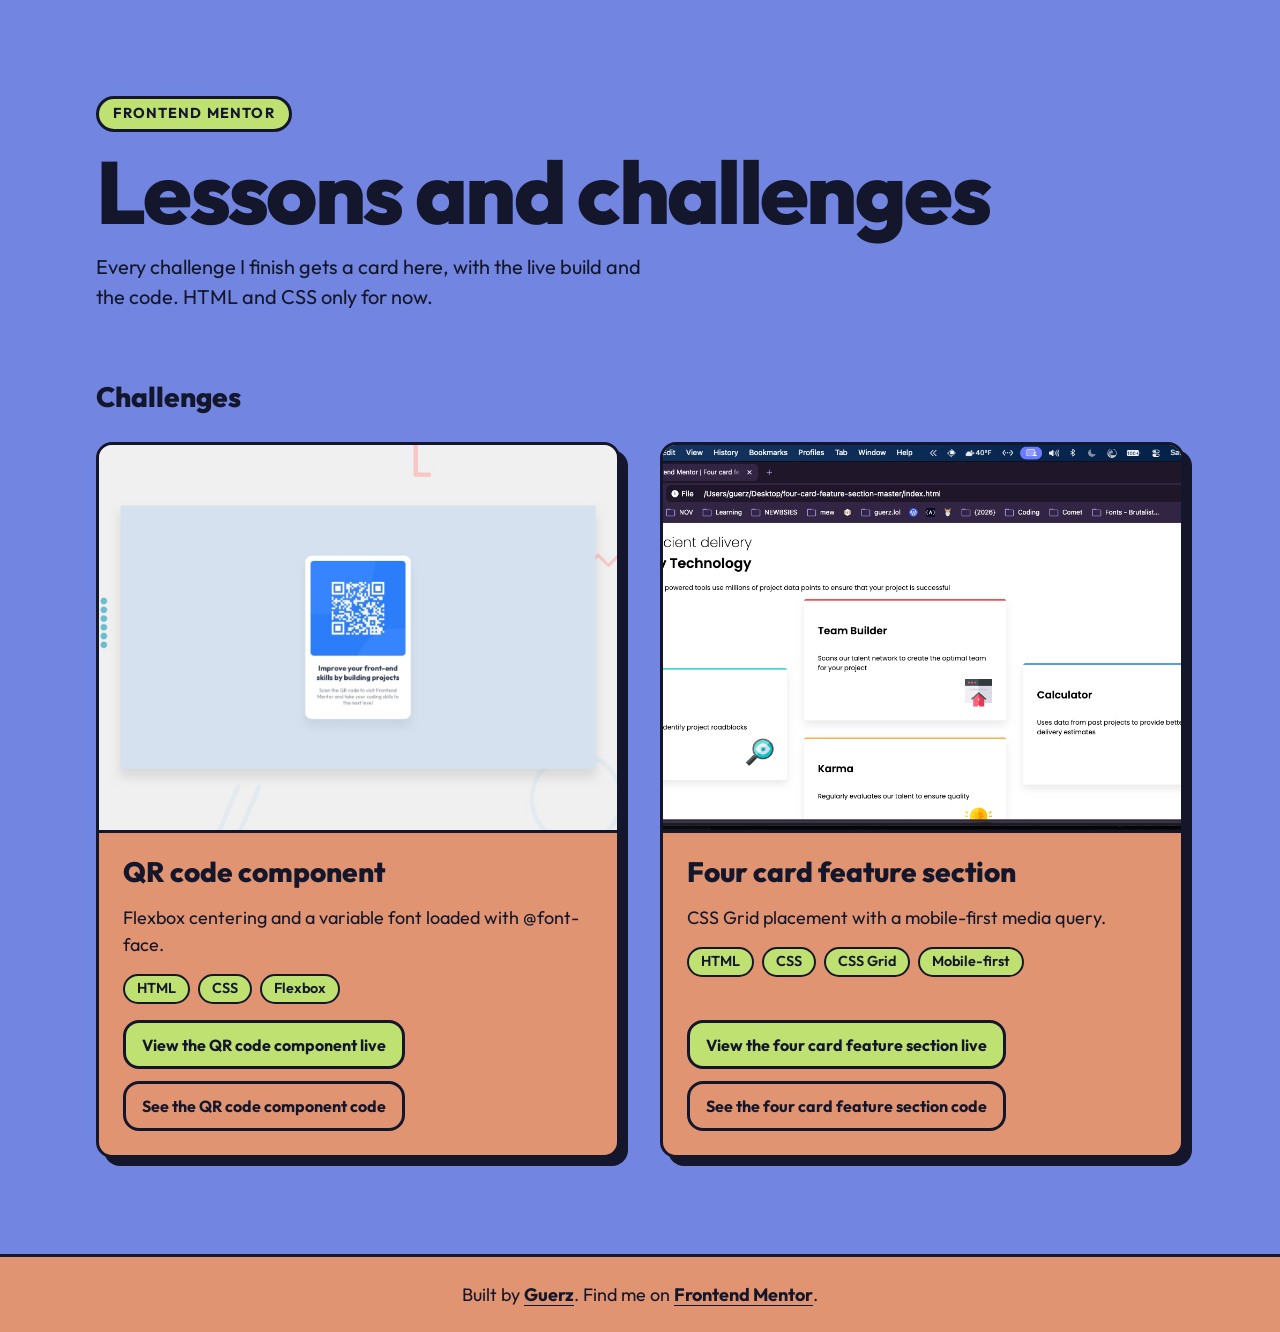
<file: index.html>
<!DOCTYPE html> <!-- tells the browser this is an HTML5 page -->
<html lang="en"> <!-- root element; lang helps screen readers pick the right voice -->
  <head> <!-- page info that does not show on screen -->
    <meta charset="UTF-8"> <!-- lets the page show any character correctly -->
    <meta name="viewport" content="width=device-width, initial-scale=1.0"> <!-- makes the page fit phone screens -->
    <title>Frontend Mentor challenges | Guerz</title> <!-- tab title and search result title -->
    <meta name="description" content="Frontend Mentor challenge solutions by Guerz, built with HTML and CSS. Each card links to the live build and its code."> <!-- search result summary -->
    <link rel="stylesheet" href="styles.css"> <!-- all styling lives in this one shared file -->
  </head>
  <body> <!-- everything visible on the page -->
    <a class="skip-link" href="#challenges">Skip to challenges</a> <!-- lets keyboard users jump past the header -->

    <header class="site-header"> <!-- intro area at the top -->
      <p class="site-header__eyebrow">Frontend Mentor</p> <!-- small label above the title -->
      <h1 class="site-header__title">Lessons and challenges</h1> <!-- the one h1 on the page -->
      <p class="site-header__intro">Every challenge I finish gets a card here, with the live build and the code. HTML and CSS only for now.</p> <!-- one-line intro -->
    </header>

    <main> <!-- the main content of the page -->
      <section id="challenges" aria-labelledby="challenges-title"> <!-- the gallery; id is the skip link target -->
        <h2 id="challenges-title" class="section-title">Challenges</h2> <!-- names the section for screen readers -->
        <ul class="gallery"> <!-- a list of cards, so a screen reader announces how many there are -->

          <li class="gallery__item"> <!-- one list item per card -->
            <article class="card card--qr"> <!-- card for the QR code component; modifier class for its own styling -->
              <img class="card__image" src="QR%20Code%20Component/preview.jpg" alt="The QR code component: a white card with a QR code, a heading, and a short paragraph, centered on a pale blue background" width="1440" height="1056" loading="lazy"> <!-- preview image; width and height stop layout shift -->
              <div class="card__body"> <!-- groups the text so it can be padded together -->
                <h3 class="card__title">QR code component</h3> <!-- card heading, one level under the h2 -->
                <p class="card__text">Flexbox centering and a variable font loaded with @font-face.</p> <!-- what I practiced -->
                <ul class="card__tags"> <!-- skills used -->
                  <li class="card__tag">HTML</li> <!-- tag -->
                  <li class="card__tag">CSS</li> <!-- tag -->
                  <li class="card__tag">Flexbox</li> <!-- tag -->
                </ul>
                <p class="card__links"> <!-- the two links -->
                  <a class="card__link card__link--live" href="QR%20Code%20Component/">View the QR code component live</a> <!-- opens the live build -->
                  <a class="card__link card__link--code" href="https://github.com/gitguerz/frontendmentor-lessons-and-challenges/tree/main/QR%20Code%20Component">See the QR code component code</a> <!-- opens the folder on GitHub -->
                </p>
              </div>
            </article>
          </li>

          <li class="gallery__item"> <!-- second list item -->
            <article class="card card--four-card"> <!-- card for the four card feature section -->
              <img class="card__image" src="four-card-feature-section/screenshot-desktop.png" alt="Desktop view of the four card feature section: four colored cards in a three-column grid under a centered heading" width="1280" height="720" loading="lazy"> <!-- desktop screenshot -->
              <div class="card__body"> <!-- text wrapper -->
                <h3 class="card__title">Four card feature section</h3> <!-- card heading -->
                <p class="card__text">CSS Grid placement with a mobile-first media query.</p> <!-- what I practiced -->
                <ul class="card__tags"> <!-- skills used -->
                  <li class="card__tag">HTML</li> <!-- tag -->
                  <li class="card__tag">CSS</li> <!-- tag -->
                  <li class="card__tag">CSS Grid</li> <!-- tag -->
                  <li class="card__tag">Mobile-first</li> <!-- tag -->
                </ul>
                <p class="card__links"> <!-- the two links -->
                  <a class="card__link card__link--live" href="four-card-feature-section/">View the four card feature section live</a> <!-- opens the live build -->
                  <a class="card__link card__link--code" href="https://github.com/gitguerz/frontendmentor-lessons-and-challenges/tree/main/four-card-feature-section">See the four card feature section code</a> <!-- opens the folder on GitHub -->
                </p>
              </div>
            </article>
          </li>

        </ul>
      </section>
    </main>

    <footer class="site-footer"> <!-- bottom of the page -->
      <p>Built by <a href="https://guerz.lol">Guerz</a>. Find me on <a href="https://www.frontendmentor.io/profile/gitguerz">Frontend Mentor</a>.</p> <!-- links out to my site and profile -->
    </footer>
  </body>
</html>
</file>
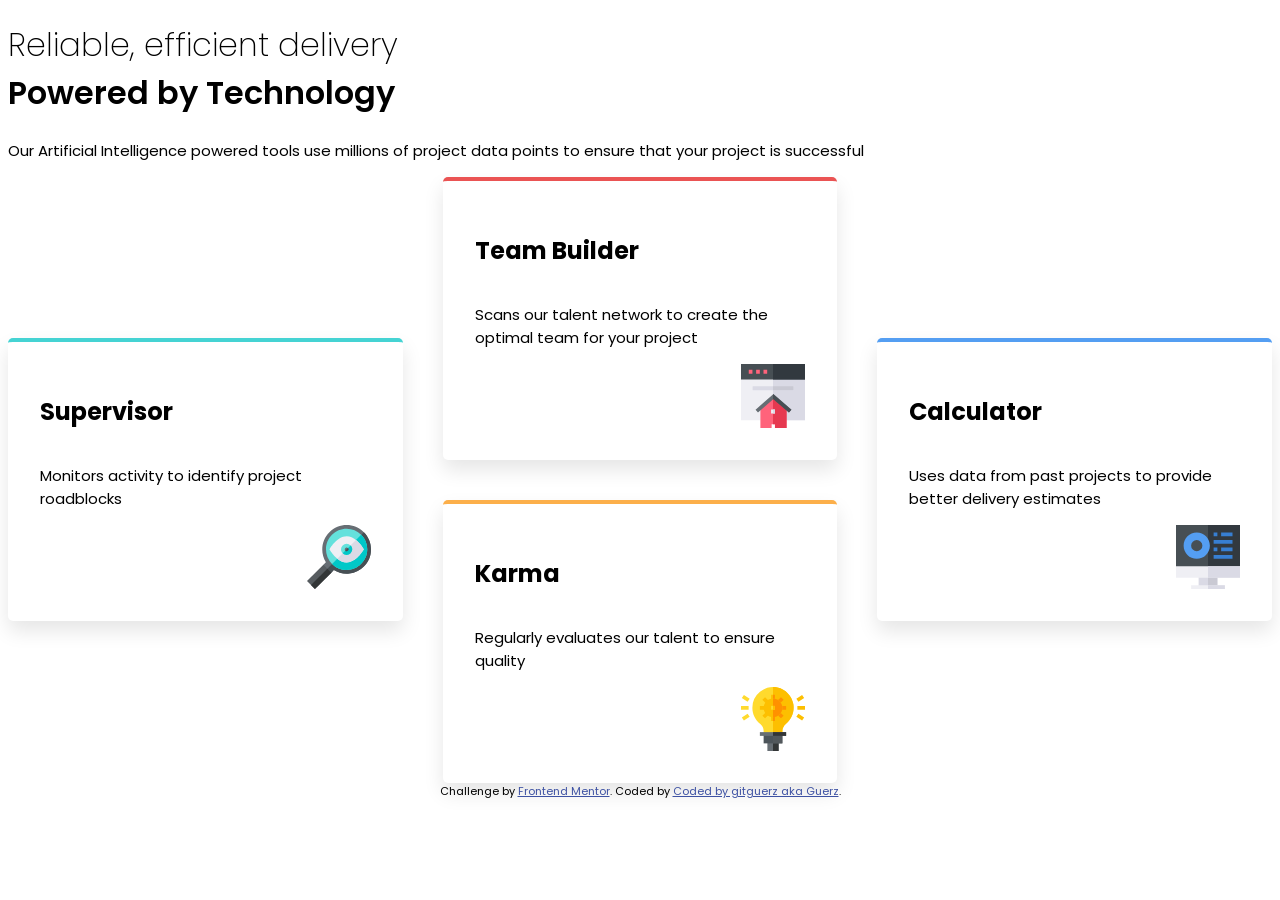
<file: four-card-feature-section/index.html>
<!DOCTYPE html>
<html lang="en">
<head>
  <meta charset="UTF-8">
  <meta name="viewport" content="width=device-width, initial-scale=1.0"> <!-- displays site properly based on user's device -->

  <link rel="icon" type="image/png" sizes="32x32" href="./images/favicon-32x32.png">

  <link rel="stylesheet" href="styles.css">
  <link rel="preconnect" href="https://fonts.googleapis.com">
  <link rel="preconnect" href="https://fonts.gstatic.com">
  <link href="https://fonts.googleapis.com/css2?family=Poppins:wght@200;400;600&display=swap" rel="stylesheet">

  <title>Frontend Mentor | Four card feature section</title>

</head>
<body>
<main> <!-- opening tag: the folder starts here -->
  <h1> <!-- the one big page heading opens here -->
    Reliable, efficient delivery
<span>Powered by Technology</span> <!-- these sit in a span, so CSS can target them alone -->
</h1>

<p>
  Our Artificial Intelligence powered tools use millions of project data points 
  to ensure that your project is successful
</p>

<div class="cards">
<div class="card cyan">
  <h2>Supervisor</h2>
  <p>Monitors activity to identify project roadblocks</p>
  <img src="images/icon-supervisor.svg" alt="">
</div>

<div class="card red">
  <h2>Team Builder</h2>
  <p>Scans our talent network to create the optimal team for your project</p>
  <img src="images/icon-team-builder.svg" alt="">
</div>

<div class="card orange">
  <h2>Karma</h2>
  <p>Regularly evaluates our talent to ensure quality</p>
  <img src="images/icon-karma.svg" alt="">
</div>

<div class="card blue">
  <h2>Calculator</h2>
  <p>Uses data from past projects to provide better delivery estimates</p>
  <img src="images/icon-calculator.svg" alt="">
</div>
</div> <!-- closing tag for the cards folder -->
</main> <!-- closing tag (note the slash): the folder ends here -->
      <footer class="attribution">
      Challenge by <a href="https://www.frontendmentor.io?ref=challenge">Frontend Mentor</a>. 
      Coded by <a href="#">Coded by gitguerz aka Guerz</a>.
    </footer> <!-- footer sits outside the folder-->
  
</body>
</html>
</file>
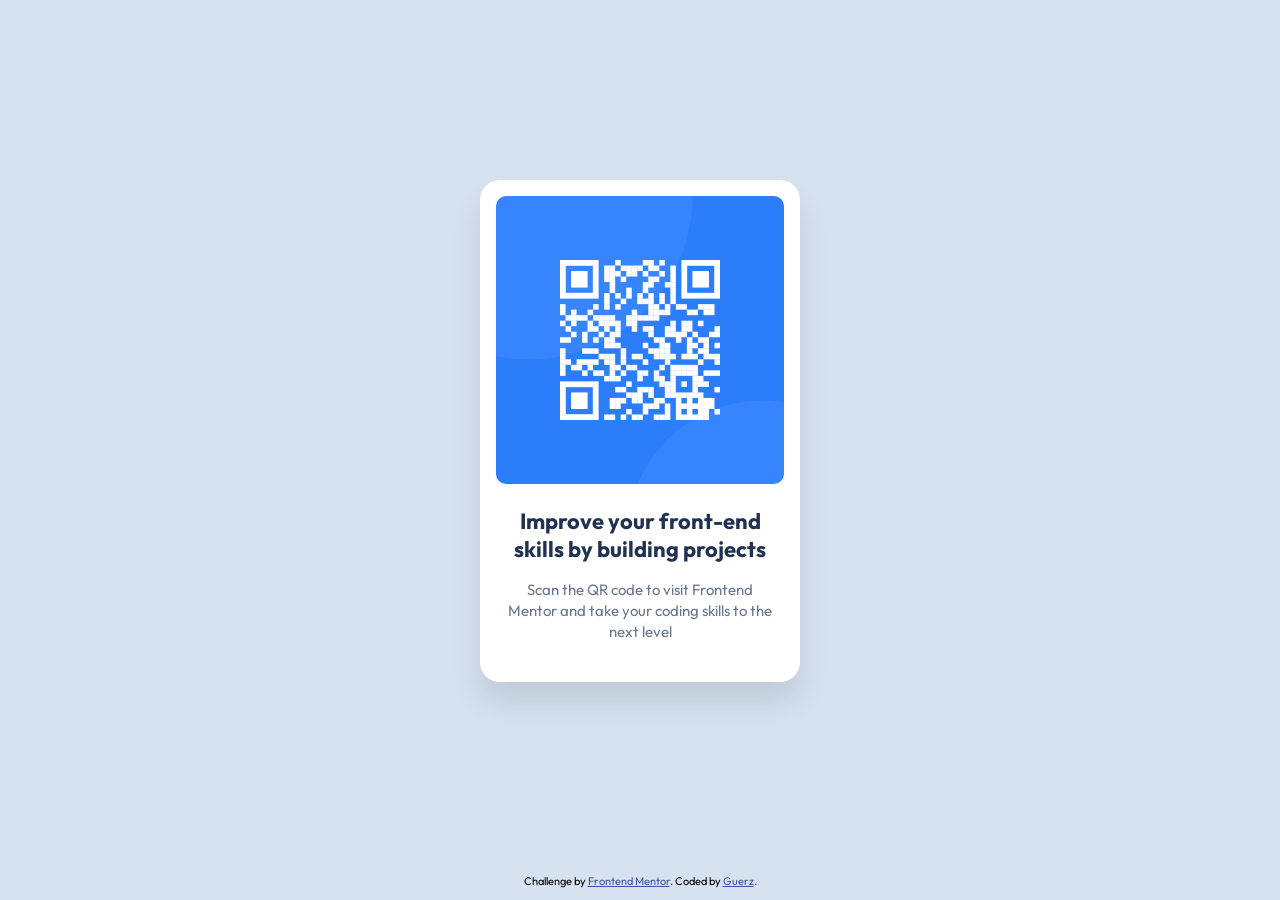
<file: QR Code Component/index.html>
<!DOCTYPE html> <!-- tells the browser this is modern HTML5 -->
<html lang="en"> <!-- root element; lang helps screen readers pronounce things -->
<head> <!-- invisible setup stuff -->
  <meta charset="UTF-8"> <!-- text encoding so every character displays right -->
  <meta name="viewport" content="width=device-width, initial-scale=1.0"> <!-- fits the page to the device width -->

  <link rel="icon" type="image/png" sizes="32x32" href="./images/favicon-32x32.png"> <!-- tab icon -->

  <title>Frontend Mentor | QR code component</title> <!-- tab title -->

  <link rel="stylesheet" href="styles.css"> <!-- loads your css -->
</head>
<body> <!-- everything visible -->

  <main class="page"> <!-- the main-content landmark; .page is your hook for centering -->
    <figure class="qr-card"> <!-- the card is now a figure: a self-contained unit of image plus caption -->

      <img class="qr-image" src="./images/image-qr-code.png" alt="QR code that links to the Frontend Mentor website"> <!-- QR code; alt says where it leads -->

      <figcaption> <!-- the caption for the image; it can hold the heading and text -->
        <h1 class="qr-title">Improve your front-end skills by building projects</h1> <!-- the only heading, so h1 -->

        <p class="qr-text">Scan the QR code to visit Frontend Mentor and take your coding skills to the next level</p> <!-- supporting text -->
      </figcaption> <!-- end caption -->

    </figure> <!-- end card -->
  </main> <!-- end main -->

  <footer class="attribution"> <!-- credits; keeps the starter's class name -->
    Challenge by <a href="https://www.frontendmentor.io?ref=challenge">Frontend Mentor</a>. <!-- challenge credit -->
    Coded by <a href="https://guerz.lol">Guerz</a>. <!-- your credit -->
  </footer> <!-- end footer -->
</body> <!-- end visible page -->
</html> <!-- end document -->
</file>
<file: styles.css>
/* ---------- font: reuses the Outfit file already in the QR folder ---------- */
@font-face { /* teaches the browser a font it can use */
  font-family: "Outfit"; /* the name I use below */
  src: url("./QR%20Code%20Component/fonts/Outfit-VariableFont_wght.ttf"); /* %20 is a space in the folder name */
  font-weight: 100 900; /* one variable file covers every weight */
  font-display: swap; /* show fallback text first, swap when loaded */
}

/* ---------- palette and shared values ---------- */
:root { /* :root is the top of the page, so every rule below can use these */
  --bg: #7185E1; /* first color: page background (blue) */
  --surface: #E19471; /* second color: second background (orange) */
  --accent: #BEE171; /* third color: accents (lime) */
  --ink: #14172B; /* dark text color from the contrast check */
  --border: 3px solid var(--ink); /* one border style reused on cards, tags, links */
  --radius: 1rem; /* shared corner rounding */
  --shadow: 8px 8px 0 var(--ink); /* hard offset shadow, no blur */
}

/* ---------- reset ---------- */
*, /* every element */
*::before, /* every before pseudo-element */
*::after { /* every after pseudo-element */
  box-sizing: border-box; /* padding and border count inside the width */
}

body { /* styles the whole page */
  margin: 0; /* removes the browser default margin */
  min-height: 100vh; /* page is at least one screen tall */
  display: flex; /* lets the footer sit at the bottom */
  flex-direction: column; /* stacks header, main, footer */
  background: var(--bg); /* reads the blue from the list above */
  color: var(--ink); /* dark text everywhere, passes contrast */
  font-family: "Outfit", system-ui, sans-serif; /* Outfit first, system font as backup */
  font-size: 1.125rem; /* a little larger than default for easy reading */
  line-height: 1.5; /* space between lines of text */
}

img { /* every image */
  display: block; /* removes the small gap under inline images */
  max-width: 100%; /* never wider than its box */
  height: auto; /* keeps the right proportions */
}

/* ---------- accessibility ---------- */
:focus-visible { /* shows only for keyboard focus */
  outline: 4px solid var(--ink); /* thick outline, 5:1 or better on blue and orange */
  outline-offset: 4px; /* gap between the element and its outline */
}

.skip-link { /* the "skip to challenges" link */
  position: absolute; /* takes it out of the page flow */
  top: 0; /* pinned to the top edge */
  left: 1rem; /* a little in from the left */
  padding: 0.75rem 1rem; /* breathing room inside the button */
  background: var(--accent); /* lime fill */
  color: var(--ink); /* dark text on lime */
  font-weight: 700; /* bold so it is easy to spot */
  border: var(--border); /* matches the other buttons */
  border-radius: 0 0 var(--radius) var(--radius); /* rounded bottom corners only */
  transform: translateY(-120%); /* hides it above the screen */
}

.skip-link:focus { /* when a keyboard user tabs to it */
  transform: translateY(0); /* slides it into view */
}

/* ---------- header ---------- */
.site-header { /* the intro area */
  padding: 4rem 1.5rem 2rem; /* top, sides, bottom */
  max-width: 72rem; /* keeps lines from getting too long */
  width: 100%; /* fills the width up to the max */
  margin: 0 auto; /* centers the block */
}

.site-header__eyebrow { /* small label above the title */
  display: inline-block; /* lets padding and background wrap the text */
  margin: 0 0 1rem; /* space below the label */
  padding: 0.25rem 0.9rem; /* room inside the pill */
  background: var(--accent); /* lime fill */
  border: var(--border); /* ink outline */
  border-radius: 999px; /* fully rounded pill */
  font-size: 0.9rem; /* smaller than body text */
  font-weight: 700; /* bold */
  letter-spacing: 0.08em; /* spaced out capitals */
  text-transform: uppercase; /* ALL CAPS */
}

.site-header__title { /* the h1 */
  margin: 0 0 1rem; /* space below the title */
  font-size: clamp(2.5rem, 8vw, 5.5rem); /* grows with the screen, with a min and max */
  font-weight: 800; /* extra bold */
  line-height: 1; /* tight lines for big type */
  letter-spacing: -0.03em; /* pulls big letters closer */
}

.site-header__intro { /* one-line intro */
  max-width: 36rem; /* keeps the line length readable */
  margin: 0; /* removes default paragraph margins */
  font-size: 1.25rem; /* a bit bigger than body text */
}

/* ---------- gallery ---------- */
main { /* the main content area */
  flex: 1; /* takes the leftover height so the footer stays low */
  width: 100%; /* fills the width up to the max */
  max-width: 72rem; /* matches the header width */
  margin: 0 auto; /* centers the block */
  padding: 1rem 1.5rem 4rem; /* top, sides, bottom */
}

.section-title { /* the "Challenges" h2 */
  margin: 0 0 1.5rem; /* space below the heading */
  font-size: 1.75rem; /* section heading size */
  font-weight: 800; /* extra bold */
}

.gallery { /* the list of cards */
  display: grid; /* makes the cards a grid */
  grid-template-columns: repeat(auto-fit, minmax(min(100%, 22rem), 1fr)); /* as many columns as fit, one on phones */
  gap: 2.5rem; /* space between cards, leaves room for the shadow */
  margin: 0; /* removes default list margin */
  padding: 0; /* removes default list padding */
  list-style: none; /* removes the bullets */
}

/* ---------- card ---------- */
.card { /* one challenge */
  display: flex; /* lets the body fill the card */
  flex-direction: column; /* image on top, text below */
  height: 100%; /* cards in a row match height */
  overflow: hidden; /* clips the image to the rounded corners */
  background: var(--surface); /* second background color (orange) */
  border: var(--border); /* ink outline */
  border-radius: var(--radius); /* rounded corners */
  box-shadow: var(--shadow); /* hard offset shadow */
  transition: transform 0.15s ease, box-shadow 0.15s ease; /* smooth hover */
}

.card:hover { /* when the mouse is over the card */
  transform: translate(-4px, -4px); /* lifts the card up and left */
  box-shadow: 12px 12px 0 var(--ink); /* longer shadow to match the lift */
}

.card__image { /* the screenshot */
  width: 100%; /* fills the card width */
  aspect-ratio: 4 / 3; /* same shape for every card */
  object-fit: cover; /* crops instead of squishing */
  object-position: top; /* keeps the top of the screenshot */
  border-bottom: var(--border); /* line between image and text */
}

.card__body { /* the text area */
  display: flex; /* lets me push the links to the bottom */
  flex: 1; /* fills the space under the image */
  flex-direction: column; /* stacks title, text, tags, links */
  gap: 1rem; /* space between each piece */
  padding: 1.5rem; /* room inside the card */
}

.card__title { /* the h3 */
  margin: 0; /* spacing comes from the gap above */
  font-size: 1.75rem; /* card heading size */
  font-weight: 800; /* extra bold */
  line-height: 1.1; /* tight lines */
}

.card__text { /* short description */
  margin: 0; /* spacing comes from the gap above */
}

.card__tags { /* the list of skills */
  display: flex; /* puts tags in a row */
  flex-wrap: wrap; /* wraps to the next line if needed */
  gap: 0.5rem; /* space between tags */
  margin: 0; /* removes default list margin */
  padding: 0; /* removes default list padding */
  list-style: none; /* removes the bullets */
}

.card__tag { /* one skill tag */
  padding: 0.15rem 0.75rem; /* room inside the pill */
  background: var(--accent); /* lime fill */
  border: 2px solid var(--ink); /* thinner ink outline */
  border-radius: 999px; /* fully rounded pill */
  font-size: 0.9rem; /* small text */
  font-weight: 600; /* semi bold */
}

.card__links { /* holds the two buttons */
  display: flex; /* puts buttons in a row */
  flex-wrap: wrap; /* wraps on narrow cards */
  gap: 0.75rem; /* space between buttons */
  margin: auto 0 0; /* auto top margin pushes the links to the card bottom */
}

.card__link { /* both link buttons */
  padding: 0.6rem 1rem; /* room inside the button */
  border: var(--border); /* ink outline */
  border-radius: var(--radius); /* rounded corners */
  color: var(--ink); /* dark text */
  font-size: 1rem; /* normal size */
  font-weight: 700; /* bold */
  text-decoration: none; /* removes the underline */
  transition: background-color 0.15s ease, color 0.15s ease; /* smooth hover */
}

.card__link--live { /* the main button */
  background: var(--accent); /* lime fill */
}

.card__link--code { /* the secondary button */
  background: transparent; /* shows the orange behind it */
}

.card__link:hover { /* mouse over either button */
  background: var(--ink); /* flips to dark fill */
  color: var(--accent); /* lime text on ink, 11:1 contrast */
}

/* ---------- footer ---------- */
.site-footer { /* the bottom band */
  padding: 1.5rem; /* room inside the band */
  background: var(--surface); /* second background color (orange) */
  border-top: var(--border); /* line above the band */
  text-align: center; /* centers the text */
}

.site-footer p { /* the footer sentence */
  margin: 0; /* removes default paragraph margin */
}

.site-footer a { /* links in the footer */
  color: var(--ink); /* dark text */
  font-weight: 700; /* bold */
  text-underline-offset: 0.2em; /* moves the underline down a bit */
}

.site-footer a:hover { /* mouse over a footer link */
  background: var(--accent); /* lime highlight */
}

/* ---------- bigger screens ---------- */
@media (min-width: 48rem) { /* everything below only applies at 48rem and wider */
  .site-header { /* the intro area */
    padding: 6rem 2rem 3rem; /* more room on desktop */
  }

  main { /* the main content area */
    padding: 1rem 2rem 6rem; /* wider sides and more space below */
  }
}

/* ---------- motion settings ---------- */
@media (prefers-reduced-motion: reduce) { /* for people who turn animations off */
  .card, /* cards */
  .card__link { /* and buttons */
    transition: none; /* no animation */
  }

  .card:hover { /* hovered card */
    transform: none; /* stays put */
  }
}
</file>
<file: four-card-feature-section/styles.css>
.attribution { font-size: 0.6875rem; text-align: center; }
    .attribution a { color: hsl(228, 45%, 44%); }

/* replace your whole existing .card rule with this one */
.card {
    border-top: 4px solid;                  /* colored top edge; the color comes from the modifier class */
    padding: 2rem;                          /* space inside the card on all sides */
    display: flex;                          /* makes the card a flex container */
    flex-direction: column;                 /* stacks h2, p and img vertically */
    border-radius: 5px;                     /* rounds the card's corners */
    box-shadow: 0 10px 20px rgba(0, 0, 0, 0.1); /* soft shadow under the card */
    background-color: hsl(0, 0%, 100%);        /* white background for the card */
    
}

/* add these between the .card rule and the .cyan rule */
.card img {
    align-self: flex-end;      /* pins the icon to the bottom right and stops it stretching full width */
}

body {
    font-family: "Poppins", sans-serif;   /* Poppins everywhere, sans-serif as the fallback */
}

p {
    font-size: 0.9375rem;      /* 15px at the default 16px root size */
}

/* add these two at the bottom of styles.css */
h1 {
    font-weight: 200;                       /* light weight for the whole heading (no unit) */
}

span {
    font-weight: 600;                       /* bold weight for "Powered by Technology" only */
    display: block;                        /* makes the span a block element so it sits on its own line */
}

.cyan {
    border-top-color: hsl(180, 62%, 55%);
}

.red {
    border-top-color: hsl(0, 78%, 62%);
}

.orange {
    border-top-color: hsl(34, 97%, 64%);
}

.blue {
    border-top-color: hsl(212, 86%, 64%);
}

.cards {
    display: grid; /* makes the cards a grid container */
    gap: 2.5rem; /* space between the cards */
}

@media (min-width: 48rem) { /* everything below only applies at 48rem and wider */
    .cards {
        grid-template-columns: 1fr 1fr 1fr; /* three equal columns for the cards */
    }

    .red {
        grid-column: 2; /* moves the red card to the second column */
        grid-row: 1; /* moves the red card to the first row */
    }

    .orange {
        grid-column: 2; /* moves the orange card to the second column */
        grid-row: 2; /* moves the orange card to the second row */
    }

    .blue {
        grid-column: 3; /* moves the blue card to the third column */
        grid-row: 1 / 3; /* starts at the first line and ends at line 3, so it covers both rows */
        align-self: center; /* vertically centers the blue card in its grid area */
    }

    .cyan {
        grid-column: 1; /* moves the cyan card to the first column */
        grid-row: 1 / 3; /* starts at the first line and ends at line 3, so it covers both rows */
        align-self: center; /* vertically centers the cyan card in its grid area */
    }
}
</file>
<file: QR Code Component/styles.css>
@font-face { /* teaches the browser the Outfit font from a file */
  font-family: "Outfit"; /* the name the font-family rule uses */
  src: url("./fonts/Outfit-VariableFont_wght.ttf"); /* must match the real file name and folder */
  font-weight: 100 900; /* this one file covers every weight */
}

*, *::before, *::after { /* makes width/max-width include padding and borders */
  box-sizing: border-box;
}

body { /* the whole page */
  margin: 0; /* removes the browser's default 8px body margin */
  min-height: 100svh; /* fills the viewport height cleanly on mobile and desktop */
  display: flex; /* stacks <main> and <footer> vertically */
  flex-direction: column;
  background-color: hsl(212, 45%, 89%); /* Slate 300 from the style guide */
  font-family: Outfit, sans-serif; /* Outfit, with sans-serif as the backup */
}

.page { /* the <main> wrapper */
  flex: 1; /* grows to fill remaining space above the footer without causing scroll */
  display: flex; /* makes .page a flex container */
  justify-content: center; /* centers the card left to right */
  align-items: center; /* centers the card top to bottom */
  padding: 16px; /* keeps the card off screen edges on narrow phones */
}

.qr-card { /* the white card */
  background-color: white; /* white card color */
  padding: 16px; /* space between the card edge and its contents */
  border-radius: 20px; /* rounded corners */
  max-width: 320px; /* exact 320px total width thanks to border-box */
  width: 100%; /* shrinks gracefully on screens narrower than 352px */
  text-align: center; /* centers the heading and paragraph */
  box-shadow: 0 20px 30px rgba(0, 0, 0, 0.1); /* soft shadow: x, y, blur, color */
  margin: 0; /* removes the default 40px side margin that figure comes with */
}

.qr-image { /* the QR code picture */
  width: 100%; /* fills the card's inner width */
  display: block; /* removes the small gap browsers leave under inline images */
  border-radius: 10px; /* rounded corners like the design */
}

.qr-card figcaption { /* inner text block below the QR image */
  padding: 0 12px; /* matches the design's narrower text column */
}

.qr-title { /* the heading */
  font-size: 22px; /* about the size in the design */
  color: hsl(218, 44%, 22%); /* Slate 900 */
  margin: 24px 0 16px; /* 24px above, 0 on the sides, 16px below */
  font-weight: 700; /* bold, as in the design */
  line-height: 1.25; /* keeps the two-line heading tight and balanced */
}

.qr-text { /* the paragraph */
  font-size: 15px; /* from the style guide */
  color: hsl(216, 15%, 48%); /* Slate 500 */
  margin: 0 0 24px; /* balanced breathing room at the bottom of the card */
  line-height: 1.4; /* a little space between lines */
}

.attribution { /* the footer */
  font-size: 0.6875rem; /* tiny footer text */
  text-align: center; /* centered */
  padding: 12px 16px; /* subtle breathing room at the bottom */
}

.attribution a { /* links in the footer */
  color: hsl(228, 45%, 44%); /* footer link color */
}
</file>
